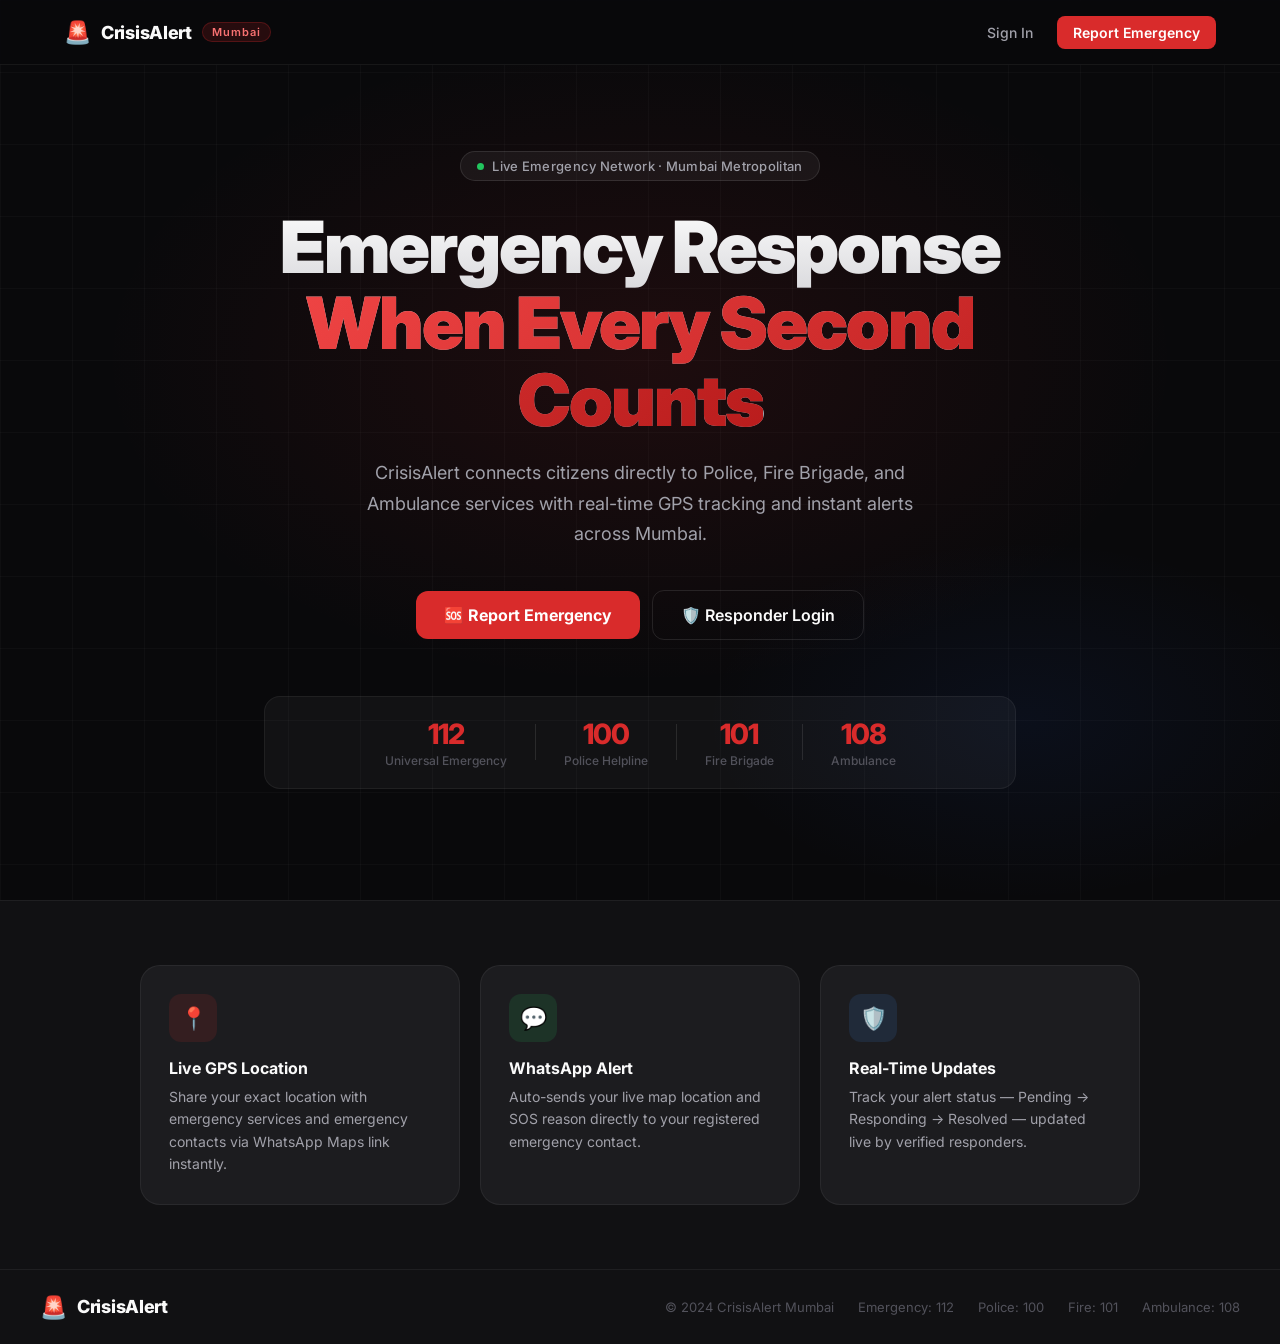
<file: index.html>
<!DOCTYPE html>
<html lang="en">
<head>
<meta charset="UTF-8">
<meta name="viewport" content="width=device-width, initial-scale=1.0">
<title>CrisisAlert — Emergency Response System</title>
<link rel="preconnect" href="https://fonts.googleapis.com">
<link href="https://fonts.googleapis.com/css2?family=Inter:wght@300;400;500;600;700;800;900&family=JetBrains+Mono:wght@400;700&display=swap" rel="stylesheet">
<link rel="stylesheet" href="style.css">
</head>
<body>

<!-- ══════════════════════════════════════════════
     LANDING PAGE
══════════════════════════════════════════════ -->
<div id="pg-landing" class="pg active">
  <nav class="land-nav">
    <div class="land-nav-inner">
      <div class="logo"><span class="logo-icon">🚨</span><span class="logo-text">CrisisAlert</span><span class="logo-tag">Mumbai</span></div>
      <div class="nav-links">
        <a href="#" onclick="nav('pg-userLogin')">Sign In</a>
        <a href="#" class="nav-cta" onclick="nav('pg-userLogin')">Report Emergency</a>
      </div>
    </div>
  </nav>

  <section class="hero">
    <div class="hero-bg">
      <div class="hero-grid"></div>
      <div class="hero-radial"></div>
    </div>
    <div class="hero-inner">
      <div class="hero-badge"><span class="hb-dot"></span>Live Emergency Network · Mumbai Metropolitan</div>
      <h1 class="hero-title">Emergency Response<br><em>When Every Second Counts</em></h1>
      <p class="hero-sub">CrisisAlert connects citizens directly to Police, Fire Brigade, and Ambulance services with real-time GPS tracking and instant alerts across Mumbai.</p>
      <div class="hero-actions">
        <button class="ha-sos" onclick="nav('pg-userLogin')">🆘 Report Emergency</button>
        <button class="ha-resp" onclick="nav('pg-adminLogin')">🛡️ Responder Login</button>
      </div>
      <div class="hero-stats">
        <div class="hs-item"><div class="hs-val">112</div><div class="hs-lbl">Universal Emergency</div></div>
        <div class="hs-sep"></div>
        <div class="hs-item"><div class="hs-val">100</div><div class="hs-lbl">Police Helpline</div></div>
        <div class="hs-sep"></div>
        <div class="hs-item"><div class="hs-val">101</div><div class="hs-lbl">Fire Brigade</div></div>
        <div class="hs-sep"></div>
        <div class="hs-item"><div class="hs-val">108</div><div class="hs-lbl">Ambulance</div></div>
      </div>
    </div>
  </section>

  <section class="land-features">
    <div class="lf-inner">
      <div class="lf-card">
        <div class="lfc-icon" style="background:rgba(217,43,43,.12);color:#F87171">📍</div>
        <div class="lfc-title">Live GPS Location</div>
        <div class="lfc-desc">Share your exact location with emergency services and emergency contacts via WhatsApp Maps link instantly.</div>
      </div>
      <div class="lf-card">
        <div class="lfc-icon" style="background:rgba(37,211,102,.12);color:#25D366">💬</div>
        <div class="lfc-title">WhatsApp Alert</div>
        <div class="lfc-desc">Auto-sends your live map location and SOS reason directly to your registered emergency contact.</div>
      </div>
      <div class="lf-card">
        <div class="lfc-icon" style="background:rgba(59,139,245,.12);color:#60A5FA">🛡️</div>
        <div class="lfc-title">Real-Time Updates</div>
        <div class="lfc-desc">Track your alert status — Pending → Responding → Resolved — updated live by verified responders.</div>
      </div>
    </div>
  </section>

  <footer class="land-footer">
    <div class="lf-inner2">
      <div class="logo"><span class="logo-icon">🚨</span><span class="logo-text">CrisisAlert</span></div>
      <div class="lf-links">
        <span>© 2024 CrisisAlert Mumbai</span>
        <span>Emergency: 112</span>
        <span>Police: 100</span>
        <span>Fire: 101</span>
        <span>Ambulance: 108</span>
      </div>
    </div>
  </footer>
</div>

<!-- ══════════════════════════════════════════════
     USER LOGIN
══════════════════════════════════════════════ -->
<div id="pg-userLogin" class="pg">
  <div class="auth-layout">
    <div class="auth-left user-auth-left">
      <div class="auth-left-inner">
        <div class="al-logo"><span>🚨</span> CrisisAlert</div>
        <h2 class="al-title">Report emergencies, track response, stay safe.</h2>
        <div class="al-facts">
          <div class="alf-item"><span>📍</span> Live GPS shared with services</div>
          <div class="alf-item"><span>💬</span> Auto-alerts your emergency contact</div>
          <div class="alf-item"><span>⚡</span> Real-time status from responders</div>
          <div class="alf-item"><span>🔒</span> Secure &amp; private account</div>
        </div>
        <div class="al-emg">
          <div class="ale-title">Immediate Help?</div>
          <div class="ale-nums">
            <a href="tel:112" class="ale-num">📞 112</a>
            <a href="tel:100" class="ale-num">🚔 100</a>
            <a href="tel:101" class="ale-num">🚒 101</a>
            <a href="tel:108" class="ale-num">🚑 108</a>
          </div>
        </div>
      </div>
    </div>
    <div class="auth-right">
      <div class="auth-form-wrap">
        <button class="back-btn" onclick="nav('pg-landing')">← Back</button>
        <div class="af-brand"><span class="afb-icon">🚨</span><div><div class="afb-name">Citizen Portal</div><div class="afb-sub">Sign in to your account</div></div></div>
        <div class="af-card">
          <div class="frow"><label>Email Address</label><input type="email" id="ulEmail" placeholder="you@example.com" onkeydown="if(event.key==='Enter')userLogin()"></div>
          <div class="frow"><label>Password</label><input type="password" id="ulPass" placeholder="••••••••" onkeydown="if(event.key==='Enter')userLogin()"></div>
          <button class="btn-submit btn-red" onclick="userLogin()">Sign In to CrisisAlert</button>
          <div class="af-or"><span>or</span></div>
          <button class="btn-ghost" onclick="nav('pg-userSignup')">Create New Account</button>
        </div>
      </div>
    </div>
  </div>
</div>

<!-- ══════════════════════════════════════════════
     USER SIGNUP
══════════════════════════════════════════════ -->
<div id="pg-userSignup" class="pg">
  <div class="auth-layout">
    <div class="auth-left user-auth-left">
      <div class="auth-left-inner">
        <div class="al-logo"><span>🚨</span> CrisisAlert</div>
        <h2 class="al-title">Join Mumbai's emergency response network.</h2>
        <div class="al-facts">
          <div class="alf-item"><span>📱</span> Your emergency contact gets WhatsApp alerts with your live map</div>
          <div class="alf-item"><span>📍</span> GPS location shared instantly on SOS</div>
          <div class="alf-item"><span>🔔</span> Real-time status notifications</div>
        </div>
      </div>
    </div>
    <div class="auth-right">
      <div class="auth-form-wrap">
        <button class="back-btn" onclick="nav('pg-userLogin')">← Back to Login</button>
        <div class="af-brand"><span class="afb-icon">👤</span><div><div class="afb-name">Create Citizen Account</div><div class="afb-sub">Join the emergency network</div></div></div>
        <div class="af-card">
          <div class="frow-2">
            <div class="frow"><label>Full Name</label><input type="text" id="usName" placeholder="Pranali Sawant"></div>
            <div class="frow"><label>Mobile Number</label><input type="tel" id="usMobile" placeholder="+91 98765 43210"></div>
          </div>
          <div class="frow"><label>Email Address</label><input type="email" id="usEmail" placeholder="pranali@example.com"></div>
          <div class="frow"><label>Password</label><input type="password" id="usPass" placeholder="Min. 8 characters"></div>
          <div class="frow-highlight">
            <div class="fh-label">⚡ Emergency Contact (gets WhatsApp alerts with your live location)</div>
            <div class="frow-2">
              <div class="frow"><label>Contact Name</label><input type="text" id="usECName" placeholder="Mom / Dad / Friend"></div>
              <div class="frow"><label>Contact WhatsApp Number</label><input type="tel" id="usECNum" placeholder="919876543210" oninput="fmtWA(this)"></div>
            </div>
            <div class="frow-hint">Enter number with country code, no + or spaces. E.g. 919876543210 for India</div>
          </div>
          <button class="btn-submit btn-red" onclick="userSignup()">Create Account &amp; Join Network</button>
          <div class="af-or"><span>or</span></div>
          <button class="btn-ghost" onclick="nav('pg-userLogin')">Already have an account? Sign In</button>
        </div>
      </div>
    </div>
  </div>
</div>

<!-- ══════════════════════════════════════════════
     ADMIN LOGIN
══════════════════════════════════════════════ -->
<div id="pg-adminLogin" class="pg">
  <div class="auth-layout admin-auth-layout">
    <div class="auth-left admin-auth-left">
      <div class="auth-left-inner">
        <div class="al-logo admin-logo-txt"><span>🛡️</span> Responder Portal</div>
        <h2 class="al-title">Emergency Command Dashboard</h2>
        <div class="al-facts">
          <div class="alf-item"><span>🔴</span> Live incoming alerts from citizens</div>
          <div class="alf-item"><span>📍</span> GPS locations of all incidents</div>
          <div class="alf-item"><span>⚡</span> Update status — citizens see it live</div>
          <div class="alf-item"><span>🔒</span> Restricted to authorized personnel</div>
        </div>
        <div class="al-emg">
          <div class="ale-title">Authorized Departments</div>
          <div class="ale-depts">🚔 Police &nbsp;·&nbsp; 🚒 Fire Brigade &nbsp;·&nbsp; 🚑 Ambulance &nbsp;·&nbsp; ⛑️ Disaster Mgmt</div>
        </div>
      </div>
    </div>
    <div class="auth-right">
      <div class="auth-form-wrap">
        <button class="back-btn" onclick="nav('pg-landing')">← Back</button>
        <div class="af-brand"><span class="afb-icon admin-icon">🛡️</span><div><div class="afb-name" style="color:#93C5FD">Responder Login</div><div class="afb-sub">Authorized personnel only</div></div></div>
        <div class="sec-notice"><span>🔒</span> All login attempts are logged and monitored. Unauthorized access is a criminal offence.</div>
        <div class="af-card admin-card">
          <div class="frow"><label>Service Email or Badge ID</label><input type="text" id="alEmail" placeholder="officer@mumbaipolice.gov.in" onkeydown="if(event.key==='Enter')adminLogin()"></div>
          <div class="frow"><label>Password</label><input type="password" id="alPass" placeholder="••••••••" onkeydown="if(event.key==='Enter')adminLogin()"></div>
          <div class="lock-msg" id="alLock"></div>
          <div class="att-wrap" id="alAttWrap">
            <div class="att-lbl" id="alAttLbl"></div>
            <div class="att-bg"><div class="att-fill" id="alAttFill"></div></div>
          </div>
          <button class="btn-submit btn-blue" id="alBtn" onclick="adminLogin()">Access Command Dashboard</button>
        </div>
        <div class="af-switch">New responder? <a onclick="nav('pg-adminSignup')">Register service account →</a></div>
        <div class="demo-notice">Demo codes for registration: <strong>POLICE-2024 · FIRE-2024 · AMBU-2024 · DISAS-2024</strong></div>
      </div>
    </div>
  </div>
</div>

<!-- ══════════════════════════════════════════════
     ADMIN SIGNUP
══════════════════════════════════════════════ -->
<div id="pg-adminSignup" class="pg">
  <div class="auth-layout admin-auth-layout">
    <div class="auth-left admin-auth-left">
      <div class="auth-left-inner">
        <div class="al-logo admin-logo-txt"><span>🛡️</span> Responder Portal</div>
        <h2 class="al-title">Register as an authorized emergency responder.</h2>
        <div class="al-facts">
          <div class="alf-item"><span>🔑</span> Invite code required from your department</div>
          <div class="alf-item"><span>🪪</span> Badge ID validated (ABC-YYYY-NNNN)</div>
          <div class="alf-item"><span>🔐</span> Strong password enforced</div>
        </div>
      </div>
    </div>
    <div class="auth-right">
      <div class="auth-form-wrap">
        <button class="back-btn" onclick="nav('pg-adminLogin')">← Back to Login</button>
        <div class="af-brand"><span class="afb-icon admin-icon">🛡️</span><div><div class="afb-name" style="color:#93C5FD">Register Service Account</div><div class="afb-sub">Authorized emergency personnel</div></div></div>
        <div class="af-card admin-card">
          <div class="frow-2">
            <div class="frow"><label>Officer / Personnel Name</label><input type="text" id="asName" placeholder="Insp. Priya Sharma"></div>
            <div class="frow"><label>Badge ID <small style="color:var(--t3);text-transform:none">(ABC-YYYY-NNNN)</small></label><input type="text" id="asBadge" placeholder="MPD-2024-0192" oninput="chkBadge(this)" style="font-family:'JetBrains Mono',monospace;letter-spacing:1px"></div>
          </div>
          <div class="frow"><label>Official Service Email</label><input type="email" id="asEmail" placeholder="priya@mumbaipolice.gov.in" oninput="chkAdminEmail(this)"></div>
          <div id="emailWarn" style="font-size:12px;color:#FCD34D;margin-top:-10px;margin-bottom:10px;display:none">⚠ Recommended: use official .gov.in or service domain</div>
          <div class="frow">
            <label>Department</label>
            <div class="dept-grid" id="deptGrid">
              <div class="dept-opt sel" onclick="selDept(this,'Police')">🚔 Police</div>
              <div class="dept-opt" onclick="selDept(this,'Fire Brigade')">🚒 Fire Brigade</div>
              <div class="dept-opt" onclick="selDept(this,'Ambulance')">🚑 Ambulance</div>
              <div class="dept-opt" onclick="selDept(this,'Disaster Mgmt')">⛑️ Disaster Mgmt</div>
            </div>
          </div>
          <div class="frow">
            <label>Department Invite Code</label>
            <input type="text" id="asCode" placeholder="e.g. POLICE-2024" style="letter-spacing:2px;text-transform:uppercase;font-family:'JetBrains Mono',monospace" oninput="this.value=this.value.toUpperCase()">
          </div>
          <div class="frow-2">
            <div class="frow">
              <label>Password <small style="color:var(--t3);text-transform:none">(8+ chars, 1 number, 1 special)</small></label>
              <input type="password" id="asPass" placeholder="••••••••" oninput="chkPass(this.value)">
              <div id="psWrap" style="display:none;margin-top:6px">
                <div class="ps-row"><div class="ps-seg" id="ps1"></div><div class="ps-seg" id="ps2"></div><div class="ps-seg" id="ps3"></div><div class="ps-seg" id="ps4"></div></div>
                <div class="ps-lbl" id="psLbl"></div>
              </div>
            </div>
            <div class="frow"><label>Confirm Password</label><input type="password" id="asPassC" placeholder="••••••••"></div>
          </div>
          <button class="btn-submit btn-blue" onclick="adminSignup()">Register Service Account</button>
        </div>
        <div class="demo-notice">Demo codes: <strong>POLICE-2024 · FIRE-2024 · AMBU-2024 · DISAS-2024</strong></div>
      </div>
    </div>
  </div>
</div>

<!-- ══════════════════════════════════════════════
     USER DASHBOARD
══════════════════════════════════════════════ -->
<div id="pg-userDash" class="pg">
  <div class="dash-layout">

    <!-- Top navbar -->
    <header class="dash-nav">
      <div class="dn-left">
        <div class="logo"><span class="logo-icon">🚨</span><span class="logo-text">CrisisAlert</span></div>
        <div class="dn-live"><div class="live-dot"></div>Live Network</div>
      </div>
      <div class="dn-right">
        <div class="dn-user">
          <div class="dn-avatar" id="uAvatar">U</div>
          <div class="dn-uinfo">
            <div class="dn-uname" id="uName">User</div>
            <div class="dn-urole">Citizen Account</div>
          </div>
        </div>
        <button class="dn-logout" onclick="logout('user')">Logout</button>
      </div>
    </header>

    <div class="dash-body">

      <!-- LEFT: SOS + Actions -->
      <div class="dash-left">

        <!-- SOS Card -->
        <div class="sos-card">
          <div class="sos-card-top">
            <div class="sct-title">Emergency Broadcast</div>
            <div class="sct-sub">Sends your live map location + reason to responders &amp; your emergency contact via WhatsApp</div>
          </div>
          <div class="sos-center">
            <div class="sos-ripple-wrap">
              <div class="rip rip1"></div>
              <div class="rip rip2"></div>
              <div class="rip rip3"></div>
              <button class="sos-circle" onclick="sendSOS()">
                <span class="sc-label">SOS</span>
                <span class="sc-sub">Press to broadcast</span>
              </button>
            </div>
          </div>
          <div class="sos-card-foot">📍 GPS + 💬 WhatsApp + ✉️ SMS dispatched automatically on SOS</div>
        </div>

        <!-- Alert Type -->
        <div class="section-block">
          <div class="sb-header">
            <div class="sb-title">Report by Type</div>
            <div class="sb-sub">Sends location &amp; alert to emergency services</div>
          </div>
          <div class="type-grid">
            <button class="type-btn tb-acc" onclick="sendType('Road Accident','🚗')">
              <span class="tb-icon">🚗</span><span class="tb-name">Road Accident</span>
              <span class="tb-num">Call 100</span>
            </button>
            <button class="type-btn tb-fire" onclick="sendType('Fire','🔥')">
              <span class="tb-icon">🔥</span><span class="tb-name">Fire</span>
              <span class="tb-num">Call 101</span>
            </button>
            <button class="type-btn tb-haz" onclick="sendType('Road Hazard','🚧')">
              <span class="tb-icon">🚧</span><span class="tb-name">Road Hazard</span>
              <span class="tb-num">Call 100</span>
            </button>
          </div>
        </div>

        <!-- Emergency Numbers -->
        <div class="section-block">
          <div class="sb-header"><div class="sb-title">Direct Emergency Lines</div><div class="sb-sub">Tap to call immediately</div></div>
          <div class="emg-grid">
            <a class="emg-card emg-pol" href="tel:100" onclick="logCall(100,'Police')">
              <div class="ec-icon">🚔</div>
              <div class="ec-num">100</div>
              <div class="ec-lbl">Police</div>
              <div class="ec-tag">CALL NOW</div>
            </a>
            <a class="emg-card emg-fir" href="tel:101" onclick="logCall(101,'Fire Brigade')">
              <div class="ec-icon">🚒</div>
              <div class="ec-num">101</div>
              <div class="ec-lbl">Fire</div>
              <div class="ec-tag">CALL NOW</div>
            </a>
            <a class="emg-card emg-amb" href="tel:108" onclick="logCall(108,'Ambulance')">
              <div class="ec-icon">🚑</div>
              <div class="ec-num">108</div>
              <div class="ec-lbl">Ambulance</div>
              <div class="ec-tag">CALL NOW</div>
            </a>
            <a class="emg-card emg-uni" href="tel:112" onclick="logCall(112,'Universal')">
              <div class="ec-icon">📞</div>
              <div class="ec-num">112</div>
              <div class="ec-lbl">Universal</div>
              <div class="ec-tag">ALL SERVICES</div>
            </a>
          </div>
        </div>

        <!-- Quick Actions -->
        <div class="section-block">
          <div class="sb-header"><div class="sb-title">Quick Alert Actions</div><div class="sb-sub">Sends your live Google Maps location</div></div>
          <div class="qa-grid">
            <button class="qa-card qa-wa" onclick="sendWhatsApp()">
              <div class="qa-icon">💬</div>
              <div class="qa-info">
                <div class="qa-name">WhatsApp Location</div>
                <div class="qa-desc">Sends live map to your emergency contact</div>
              </div>
              <div class="qa-arrow">→</div>
            </button>
            <button class="qa-card qa-sms" onclick="sendSMS()">
              <div class="qa-icon">✉️</div>
              <div class="qa-info">
                <div class="qa-name">SMS Emergency</div>
                <div class="qa-desc">Pre-filled message + location to Police (100)</div>
              </div>
              <div class="qa-arrow">→</div>
            </button>
          </div>
        </div>

      </div>

      <!-- RIGHT: Stats + Feed -->
      <div class="dash-right">

        <!-- Stats -->
        <div class="stats-row">
          <div class="stat-card sc-red"><div class="stat-val" id="stAc">0</div><div class="stat-lbl">Active</div></div>
          <div class="stat-card sc-amber"><div class="stat-val" id="stPe">0</div><div class="stat-lbl">Pending</div></div>
          <div class="stat-card sc-blue"><div class="stat-val" id="stPr">0</div><div class="stat-lbl">In Progress</div></div>
          <div class="stat-card sc-green"><div class="stat-val" id="stRe">0</div><div class="stat-lbl">Resolved</div></div>
        </div>

        <!-- Feed -->
        <div class="feed-card">
          <div class="feed-head">
            <div>
              <div class="fh-title">My Reports &amp; Live Status</div>
              <div class="fh-sub">Updates from emergency responders appear here in real-time</div>
            </div>
            <div class="live-badge"><div class="live-dot"></div>LIVE</div>
          </div>
          <div id="uFeed">
            <div class="empty-state">
              <div class="es-icon">📭</div>
              <div class="es-title">No reports yet</div>
              <div class="es-sub">Send an SOS or report by type above to get started.</div>
            </div>
          </div>
        </div>

        <!-- EC Info -->
        <div class="ec-info-card" id="ecInfoCard" style="display:none">
          <div class="ecic-title">💬 Emergency Contact</div>
          <div class="ecic-body">WhatsApp alerts will be sent to <strong id="ecContactDisplay"></strong> automatically when you trigger SOS.</div>
        </div>

      </div>
    </div>
  </div>
</div>

<!-- ══════════════════════════════════════════════
     ADMIN DASHBOARD
══════════════════════════════════════════════ -->
<div id="pg-adminDash" class="pg">
  <div class="adash-layout">

    <!-- Sidebar -->
    <aside class="adash-side">
      <div class="as-logo">
        <div class="as-icon">🛡️</div>
        <div><div class="as-name">CrisisAlert</div><div class="as-sub">Command Center</div></div>
      </div>
      <div class="as-nav-label">Operations</div>
      <nav class="as-nav">
        <a class="on" onclick="aTab('live',this)"><span>🔴</span>Live Alerts<span class="nav-badge" id="navBadge">0</span></a>
        <a onclick="aTab('resolved',this)"><span>✅</span>Resolved</a>
      </nav>
      <div class="as-nav-label">Team</div>
      <nav class="as-nav">
        <a><span>📡</span>Dispatch Units</a>
        <a><span>🗺️</span>Area Overview</a>
      </nav>
      <div class="as-nav-label">Account</div>
      <nav class="as-nav">
        <a onclick="logout('admin')"><span>🚪</span>Sign Out</a>
      </nav>
      <div class="as-user">
        <div class="as-av" id="aAv">A</div>
        <div><div class="as-uname" id="aUName">Officer</div><div class="as-udept" id="aUDept">Dept</div></div>
        <div class="online-dot"></div>
      </div>
    </aside>

    <!-- Main -->
    <div class="adash-main">
      <header class="adash-topbar">
        <div>
          <div class="at-title">Emergency Command Center</div>
          <div class="at-sub">Mumbai Metropolitan Region &nbsp;·&nbsp; <span id="aClock"></span></div>
        </div>
        <div class="at-right">
          <div class="at-badge" id="aActiveBadge">0 Active Alerts</div>
        </div>
      </header>

      <div class="adash-content">

        <!-- Stats bar -->
        <div class="a-stats-row">
          <div class="a-stat red-stat"><div class="ast-ico">🔴</div><div class="ast-val" id="aStAc">0</div><div class="ast-lbl">Active</div></div>
          <div class="a-stat amber-stat"><div class="ast-ico">⏳</div><div class="ast-val" id="aStPe">0</div><div class="ast-lbl">Pending</div></div>
          <div class="a-stat blue-stat"><div class="ast-ico">🚨</div><div class="ast-val" id="aStPr">0</div><div class="ast-lbl">In Progress</div></div>
          <div class="a-stat green-stat"><div class="ast-ico">✅</div><div class="ast-val" id="aStRe">0</div><div class="ast-lbl">Resolved</div></div>
        </div>

        <!-- Tab: Live -->
        <div id="tabLive" class="a-tab on">
          <div class="a-main-grid">

            <div class="a-alerts-panel">
              <div class="aap-head">
                <div class="aap-title">Incoming Emergency Alerts</div>
                <div class="ftabs">
                  <button class="ftab on" onclick="filterA('all',this)">All</button>
                  <button class="ftab" onclick="filterA('Active',this)">SOS</button>
                  <button class="ftab" onclick="filterA('Pending',this)">Pending</button>
                  <button class="ftab" onclick="filterA('In Progress',this)">Responding</button>
                </div>
              </div>
              <div id="aAlertList">
                <div class="no-alerts">No active alerts. System monitoring.</div>
              </div>
            </div>

            <div class="a-side-panels">
              <div class="asp-card">
                <div class="asp-title">Activity Log</div>
                <div id="actLog">
                  <div class="act-item"><div class="act-dot" style="background:#60A5FA"></div><div><div class="act-txt">System online. Monitoring Mumbai.</div><div class="act-time">Just now</div></div></div>
                </div>
              </div>
              <div class="asp-card">
                <div class="asp-title">Available Units</div>
                <div class="unit-item"><span>🚔 Patrol Unit 7</span><span class="u-avail">Available</span></div>
                <div class="unit-item"><span>🚔 Patrol Unit 12</span><span class="u-busy">Responding</span></div>
                <div class="unit-item"><span>🚒 Fire Engine A</span><span class="u-avail">Available</span></div>
                <div class="unit-item"><span>🚑 Ambulance 3</span><span class="u-avail">Available</span></div>
                <div class="unit-item"><span>🚑 Ambulance 7</span><span class="u-busy">Responding</span></div>
              </div>
            </div>
          </div>
        </div>

        <!-- Tab: Resolved -->
        <div id="tabResolved" class="a-tab">
          <div class="a-alerts-panel">
            <div class="aap-head"><div class="aap-title">Resolved Incidents</div></div>
            <div class="res-grid" id="resList">
              <div class="no-alerts">No resolved incidents yet.</div>
            </div>
          </div>
        </div>

      </div>
    </div>
  </div>
</div>

<!-- Toast -->
<div class="toast" id="toast">
  <div class="t-icon" id="tIcon">✅</div>
  <div><div class="t-title" id="tTitle">Done</div><div class="t-msg" id="tMsg"></div></div>
  <div class="t-close" onclick="document.getElementById('toast').classList.remove('show')">×</div>
</div>

<script src="script.js"></script>
</body>
</html>
</file>
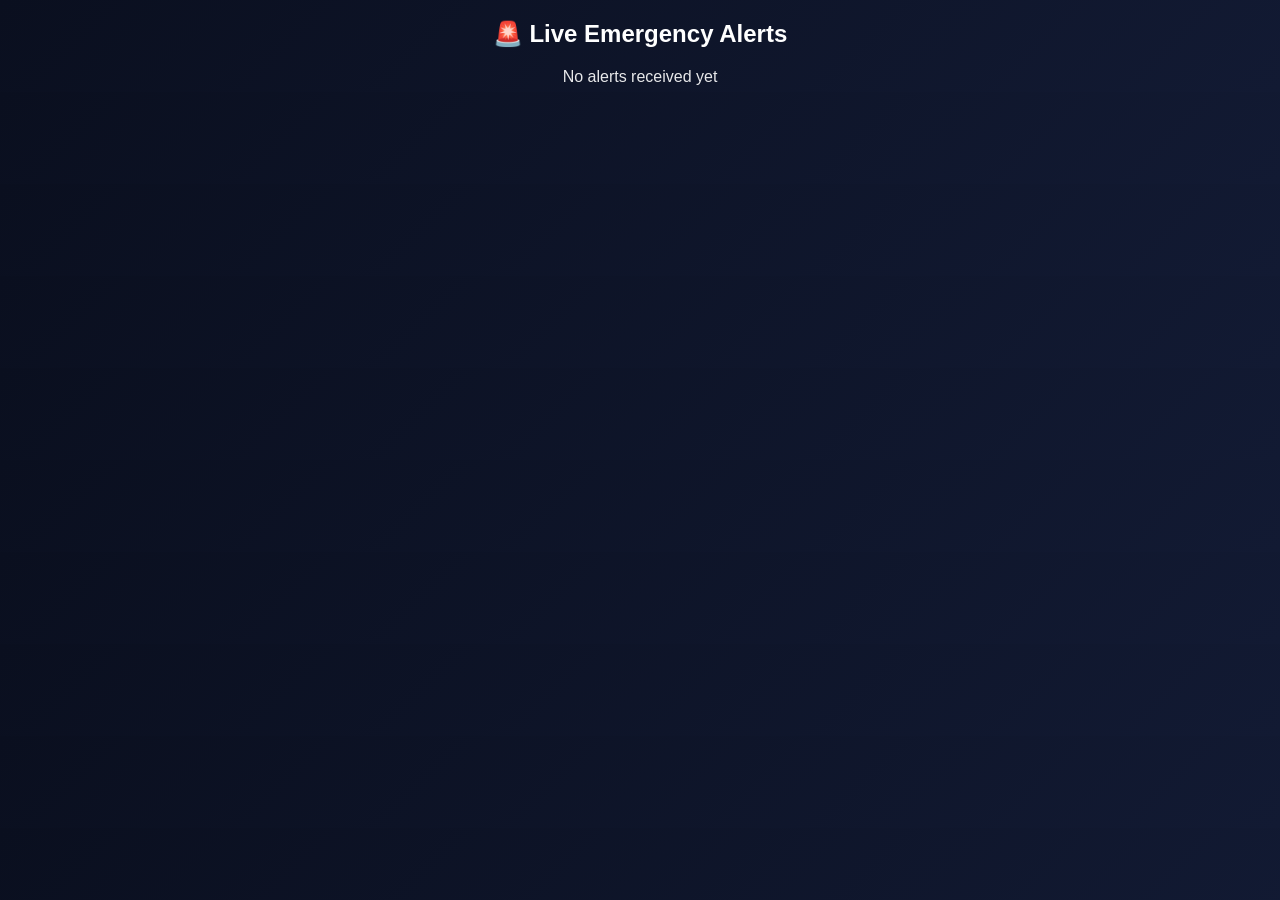
<file: admin.html>
<!DOCTYPE html>
<html>
<head>
  <title>Admin Panel</title>
  <link rel="stylesheet" href="admin.css">
</head>

<body>

<h2>🚨 Live Emergency Alerts</h2>

<div id="alerts"></div>

<script src="admin.js"></script>

</body>
</html>
</file>
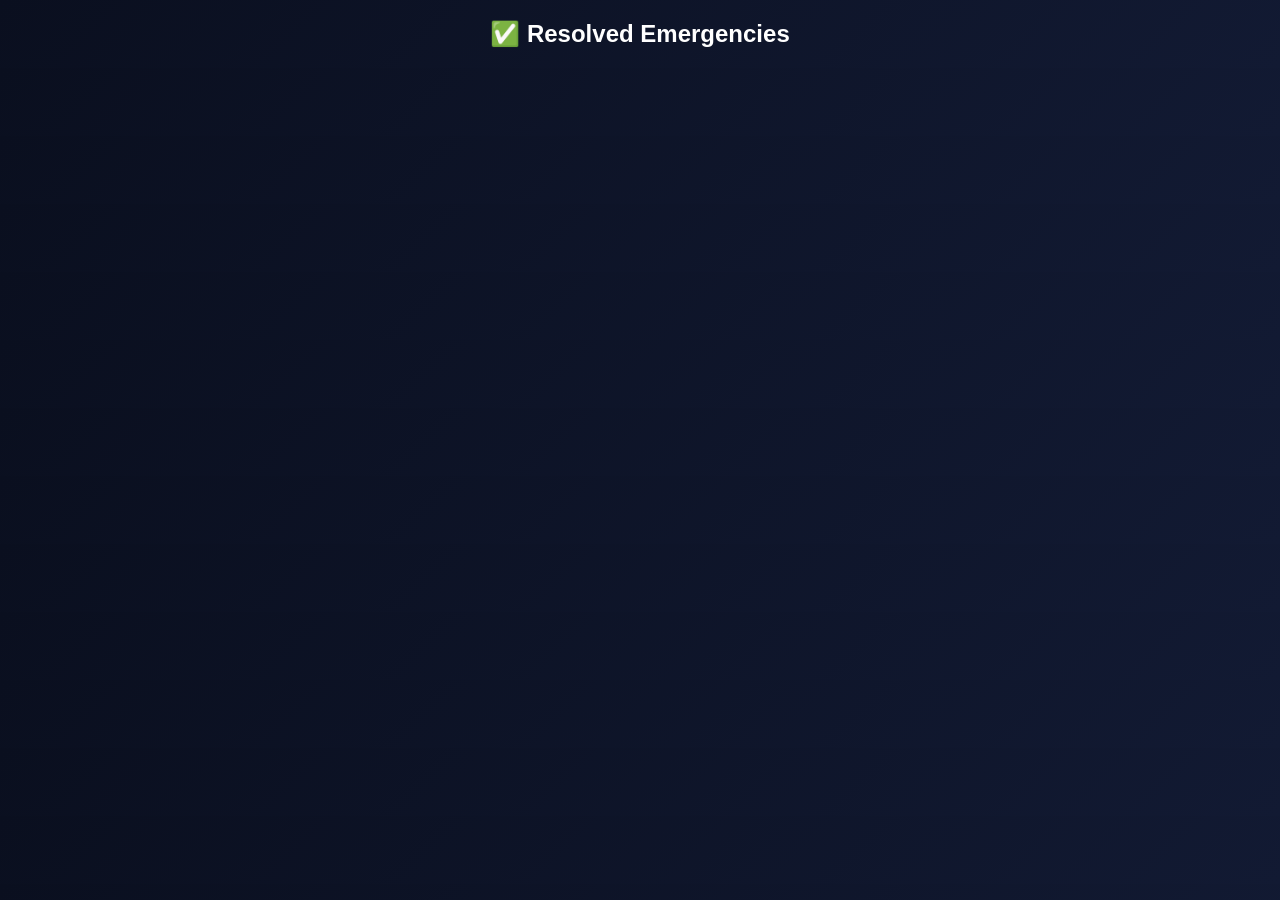
<file: resolved.html>
<!DOCTYPE html>
<html>
<head>
  <title>Resolved Alerts</title>
  <link rel="stylesheet" href="admin.css">
</head>

<body>

<h2>✅ Resolved Emergencies</h2>

<div id="resolved"></div>

<script>
function loadResolved() {
  let data = JSON.parse(localStorage.getItem("resolvedAlerts")) || [];

  let container = document.getElementById("resolved");
  container.innerHTML = "";

  data.forEach(a => {
    container.innerHTML += `
      <div class="card">
        <h3>${a.type}</h3>
        <p>📍 ${a.location}</p>
        <p>⏱ ${a.time}</p>
        <p class="resolved">Resolved</p>
      </div>
    `;
  });
}

loadResolved();
</script>

</body>
</html>
</file>
<file: style.css>
@import url('https://fonts.googleapis.com/css2?family=Inter:wght@300;400;500;600;700;800;900&family=JetBrains+Mono:wght@400;700&display=swap');

/* ── TOKENS ─────────────────────────────────── */
:root {
  --red:#D92B2B; --red-d:#B91C1C; --red-l:rgba(217,43,43,.12);
  --amber:#D97706; --amber-l:rgba(217,119,6,.12);
  --green:#059669; --green-l:rgba(5,150,105,.12);
  --blue:#2563EB; --blue-l:rgba(37,99,235,.12);
  --wa:#25D366; --wa-l:rgba(37,211,102,.1);

  --bg:#09090B; --bg2:#111113; --bg3:#18181B;
  --card:#1C1C1F; --card2:#232326;
  --border:rgba(255,255,255,.06); --border2:rgba(255,255,255,.1);
  --border3:rgba(255,255,255,.15);

  --t1:#FAFAFA; --t2:#A1A1AA; --t3:#52525B; --t4:#27272A;

  --adm-bg:#06080F; --adm-card:#0D1117; --adm-card2:#131C2E;
  --adm-acc:#3B82F6; --adm-br:rgba(59,130,246,.1);

  --font:'Inter',system-ui,sans-serif;
  --mono:'JetBrains Mono',monospace;

  --r4:4px; --r8:8px; --r12:12px; --r16:16px; --r20:20px; --r24:24px;
}

/* ── RESET ───────────────────────────────────── */
*,*::before,*::after{box-sizing:border-box;margin:0;padding:0}
html{scroll-behavior:smooth;-webkit-text-size-adjust:100%}
body{font-family:var(--font);background:var(--bg);color:var(--t1);min-height:100vh;overflow-x:hidden;-webkit-font-smoothing:antialiased}
a{text-decoration:none;color:inherit}
button{font-family:var(--font)}
input,select{font-family:var(--font)}
img{max-width:100%;display:block}

.pg{display:none;min-height:100vh}
.pg.active{display:block}

/* ══════════════════════════════════════════════
   LANDING
══════════════════════════════════════════════ */
/* NAV */
.land-nav{position:fixed;top:0;left:0;right:0;z-index:100;border-bottom:1px solid var(--border);background:rgba(9,9,11,.85);backdrop-filter:blur(20px);-webkit-backdrop-filter:blur(20px)}
.land-nav-inner{max-width:1200px;margin:0 auto;padding:0 24px;height:64px;display:flex;align-items:center;justify-content:space-between}
.logo{display:flex;align-items:center;gap:10px}
.logo-icon{font-size:22px}
.logo-text{font-size:18px;font-weight:800;letter-spacing:-.3px}
.logo-tag{font-size:11px;font-weight:600;letter-spacing:1px;background:rgba(217,43,43,.15);color:#F87171;border:1px solid rgba(217,43,43,.25);padding:2px 9px;border-radius:20px}
.nav-links{display:flex;align-items:center;gap:8px}
.nav-links a{font-size:14px;font-weight:500;color:var(--t2);padding:8px 16px;border-radius:var(--r8);transition:color .15s}
.nav-links a:hover{color:var(--t1)}
.nav-cta{background:var(--red)!important;color:#fff!important;font-weight:600!important;transition:background .15s!important}
.nav-cta:hover{background:var(--red-d)!important}

/* HERO */
.hero{min-height:100vh;display:flex;align-items:center;justify-content:center;position:relative;overflow:hidden}
.hero-bg{position:absolute;inset:0;pointer-events:none}
.hero-grid{position:absolute;inset:0;background-image:linear-gradient(rgba(255,255,255,.025) 1px,transparent 1px),linear-gradient(90deg,rgba(255,255,255,.025) 1px,transparent 1px);background-size:72px 72px}
.hero-radial{position:absolute;inset:0;background:radial-gradient(ellipse 70% 60% at 50% 40%,rgba(217,43,43,.1) 0%,transparent 60%),radial-gradient(ellipse 50% 40% at 80% 80%,rgba(37,99,235,.07) 0%,transparent 50%)}
.hero-inner{position:relative;max-width:800px;margin:0 auto;padding:120px 24px 80px;text-align:center}
.hero-badge{display:inline-flex;align-items:center;gap:8px;font-size:13px;font-weight:500;color:var(--t2);background:rgba(255,255,255,.05);border:1px solid var(--border2);padding:6px 16px;border-radius:20px;margin-bottom:28px;letter-spacing:.3px}
.hb-dot{width:7px;height:7px;border-radius:50%;background:#22C55E;animation:pd 2s ease-in-out infinite;box-shadow:0 0 0 0 rgba(34,197,94,.5)}
@keyframes pd{0%,100%{box-shadow:0 0 0 0 rgba(34,197,94,.5)}50%{box-shadow:0 0 0 6px rgba(34,197,94,0)}}
.hero-title{font-size:clamp(36px,6vw,72px);font-weight:900;line-height:1.06;letter-spacing:-2px;margin-bottom:20px;background:linear-gradient(180deg,#FAFAFA 0%,#A1A1AA 100%);-webkit-background-clip:text;-webkit-text-fill-color:transparent;background-clip:text}
.hero-title em{font-style:normal;background:linear-gradient(135deg,#EF4444,#B91C1C);-webkit-background-clip:text;-webkit-text-fill-color:transparent;background-clip:text}
.hero-sub{font-size:18px;color:var(--t2);line-height:1.7;margin-bottom:40px;max-width:580px;margin-left:auto;margin-right:auto;font-weight:400}
.hero-actions{display:flex;align-items:center;justify-content:center;gap:12px;margin-bottom:56px;flex-wrap:wrap}
.ha-sos{padding:14px 28px;background:var(--red);color:#fff;border:none;border-radius:var(--r12);font-size:16px;font-weight:700;cursor:pointer;transition:all .2s;box-shadow:0 0 0 0 rgba(217,43,43,.4)}
.ha-sos:hover{background:var(--red-d);box-shadow:0 0 0 8px rgba(217,43,43,.15);transform:translateY(-1px)}
.ha-resp{padding:14px 28px;background:transparent;color:var(--t1);border:1px solid var(--border2);border-radius:var(--r12);font-size:16px;font-weight:600;cursor:pointer;transition:all .2s}
.ha-resp:hover{background:var(--card);border-color:var(--border3);transform:translateY(-1px)}
.hero-stats{display:flex;align-items:center;justify-content:center;gap:0;background:rgba(255,255,255,.04);border:1px solid var(--border);border-radius:var(--r16);padding:20px 32px;flex-wrap:wrap;gap:0}
.hs-item{text-align:center;padding:0 28px}
.hs-val{font-size:28px;font-weight:800;color:var(--red);letter-spacing:-1px}
.hs-lbl{font-size:12px;color:var(--t3);margin-top:2px;font-weight:500}
.hs-sep{width:1px;height:36px;background:var(--border2)}

/* FEATURES */
.land-features{background:var(--bg2);border-top:1px solid var(--border);padding:64px 24px}
.lf-inner{max-width:1000px;margin:0 auto;display:grid;grid-template-columns:repeat(3,1fr);gap:20px}
@media(max-width:768px){.lf-inner{grid-template-columns:1fr}}
.lf-card{background:var(--card);border:1px solid var(--border);border-radius:var(--r20);padding:28px}
.lfc-icon{width:48px;height:48px;border-radius:var(--r12);display:flex;align-items:center;justify-content:center;font-size:22px;margin-bottom:16px}
.lfc-title{font-size:16px;font-weight:700;margin-bottom:8px}
.lfc-desc{font-size:14px;color:var(--t2);line-height:1.6}

/* FOOTER */
.land-footer{background:var(--bg2);border-top:1px solid var(--border);padding:24px}
.lf-inner2{max-width:1200px;margin:0 auto;display:flex;align-items:center;justify-content:space-between;flex-wrap:wrap;gap:12px}
.lf-links{display:flex;gap:24px;font-size:13px;color:var(--t3);flex-wrap:wrap}

/* ══════════════════════════════════════════════
   AUTH (shared)
══════════════════════════════════════════════ */
.auth-layout{display:grid;grid-template-columns:1fr 1fr;min-height:100vh}
@media(max-width:900px){.auth-layout{grid-template-columns:1fr}}
.auth-left{padding:48px 40px;display:flex;align-items:center;justify-content:center}
.user-auth-left{background:linear-gradient(135deg,#1A0A0A 0%,#0D0D0D 40%,#0A0A0F 100%);border-right:1px solid var(--border)}
.admin-auth-left{background:linear-gradient(135deg,#020C1A 0%,#050D1A 40%,#06080F 100%);border-right:1px solid var(--adm-br)}
.auth-left-inner{max-width:380px;width:100%}
.al-logo{display:flex;align-items:center;gap:10px;font-size:20px;font-weight:800;margin-bottom:28px}
.admin-logo-txt{color:#93C5FD}
.al-title{font-size:28px;font-weight:800;line-height:1.2;letter-spacing:-.5px;margin-bottom:28px;color:#FAFAFA}
.al-facts{display:flex;flex-direction:column;gap:12px;margin-bottom:32px}
.alf-item{display:flex;align-items:flex-start;gap:12px;font-size:14px;color:var(--t2);line-height:1.5}
.alf-item span{flex-shrink:0;margin-top:1px}
.al-emg{background:rgba(255,255,255,.04);border:1px solid var(--border);border-radius:var(--r12);padding:16px}
.ale-title{font-size:12px;font-weight:600;color:var(--t3);text-transform:uppercase;letter-spacing:1px;margin-bottom:10px}
.ale-nums{display:flex;gap:8px;flex-wrap:wrap}
.ale-num{padding:6px 14px;background:rgba(217,43,43,.12);border:1px solid rgba(217,43,43,.25);border-radius:var(--r8);font-size:13px;font-weight:700;color:#F87171;transition:background .15s}
.ale-num:hover{background:rgba(217,43,43,.22)}
.ale-depts{font-size:14px;color:var(--t2)}

.auth-right{background:var(--bg);display:flex;align-items:flex-start;justify-content:center;padding:40px 40px;overflow-y:auto}
@media(max-width:900px){
  .auth-layout{display:flex;flex-direction:column}
  .auth-left{display:flex;order:-1;padding:20px 20px 16px;border-right:none;border-bottom:1px solid var(--border)}
  .auth-left-inner{max-width:100%}
  .al-logo{margin-bottom:10px}
  .al-title{font-size:18px;margin-bottom:12px}
  .al-features{margin-bottom:10px}
  .alf-item{font-size:13px}
  .al-imm{display:none}
  .auth-right{padding:24px 20px;order:0}
}
.auth-form-wrap{width:100%;max-width:460px;padding-top:24px}
.back-btn{background:none;border:none;color:var(--t3);font-size:13px;font-weight:500;cursor:pointer;display:flex;align-items:center;gap:4px;margin-bottom:28px;padding:0;font-family:var(--font);transition:color .15s}
.back-btn:hover{color:var(--t2)}
.af-brand{display:flex;align-items:center;gap:14px;margin-bottom:28px}
.afb-icon{font-size:28px;width:52px;height:52px;border-radius:var(--r12);background:rgba(217,43,43,.12);border:1px solid rgba(217,43,43,.2);display:flex;align-items:center;justify-content:center}
.admin-icon{background:rgba(59,130,246,.12)!important;border-color:rgba(59,130,246,.2)!important}
.afb-name{font-size:20px;font-weight:800;letter-spacing:-.3px}
.afb-sub{font-size:13px;color:var(--t2);margin-top:2px}

.sec-notice{display:flex;align-items:flex-start;gap:10px;background:rgba(234,179,8,.07);border:1px solid rgba(234,179,8,.18);border-radius:var(--r8);padding:11px 14px;font-size:12px;color:#FDE68A;line-height:1.5;margin-bottom:20px}
.af-card{background:var(--card);border:1px solid var(--border2);border-radius:var(--r20);padding:28px}
.admin-card{background:var(--adm-card)!important;border-color:var(--adm-br)!important}
.frow{margin-bottom:16px}
.frow label{display:block;font-size:11px;font-weight:600;color:var(--t2);margin-bottom:6px;letter-spacing:.5px;text-transform:uppercase}
.frow input{width:100%;padding:11px 14px;background:rgba(255,255,255,.04);border:1px solid var(--border2);border-radius:var(--r8);font-size:14px;color:var(--t1);outline:none;transition:border .2s,background .2s;font-family:var(--font)}
.frow input::placeholder{color:var(--t3)}
.frow input:focus{border-color:var(--red);background:rgba(217,43,43,.04)}
#pg-adminSignup .frow input:focus,#pg-adminLogin .frow input:focus{border-color:var(--adm-acc);background:rgba(59,130,246,.04)}
.frow-2{display:grid;grid-template-columns:1fr 1fr;gap:12px}
.frow-highlight{background:rgba(37,211,102,.06);border:1px solid rgba(37,211,102,.15);border-radius:var(--r12);padding:14px;margin-bottom:16px}
.fh-label{font-size:12px;font-weight:600;color:#6EE7B7;margin-bottom:12px;display:flex;align-items:center;gap:6px}
.frow-hint{font-size:11px;color:var(--t3);margin-top:-10px;margin-bottom:4px;line-height:1.5}
.dept-grid{display:grid;grid-template-columns:1fr 1fr;gap:8px;margin-top:6px}
.dept-opt{padding:9px 10px;border:1px solid var(--border2);border-radius:var(--r8);cursor:pointer;text-align:center;font-size:12px;font-weight:600;color:var(--t2);transition:all .15s;background:transparent;font-family:var(--font)}
.dept-opt:hover{border-color:var(--adm-acc);color:var(--t1)}
.dept-opt.sel{border-color:var(--adm-acc);color:var(--adm-acc);background:rgba(59,130,246,.1)}
.ps-row{display:flex;gap:3px}
.ps-seg{flex:1;height:3px;border-radius:2px;background:rgba(255,255,255,.07);transition:background .25s}
.ps-lbl{font-size:11px;color:var(--t3);margin-top:4px}
.lock-msg{background:rgba(217,43,43,.1);border:1px solid rgba(217,43,43,.25);border-radius:var(--r8);padding:10px 14px;font-size:12px;color:#FCA5A5;margin-bottom:12px;display:none}
.att-wrap{margin-bottom:12px;display:none}
.att-lbl{font-size:11px;color:#FCD34D;margin-bottom:5px}
.att-bg{height:3px;background:rgba(255,255,255,.06);border-radius:2px;overflow:hidden}
.att-fill{height:100%;background:var(--amber);border-radius:2px;transition:width .3s;width:0%}
.btn-submit{width:100%;padding:13px;border:none;border-radius:var(--r12);font-size:15px;font-weight:700;cursor:pointer;transition:all .2s;margin-top:4px;letter-spacing:-.1px}
.btn-red{background:var(--red);color:#fff}
.btn-red:hover{background:var(--red-d);box-shadow:0 4px 20px rgba(217,43,43,.3);transform:translateY(-1px)}
.btn-blue{background:var(--adm-acc);color:#fff}
.btn-blue:hover{background:#1D4ED8;box-shadow:0 4px 20px rgba(59,130,246,.3);transform:translateY(-1px)}
.btn-submit:disabled{opacity:.4;cursor:not-allowed;transform:none;box-shadow:none}
.af-or{text-align:center;position:relative;margin:14px 0}
.af-or::before,.af-or::after{content:'';position:absolute;top:50%;width:42%;height:1px;background:var(--border)}
.af-or::before{left:0}.af-or::after{right:0}
.af-or span{font-size:12px;color:var(--t3);background:var(--card);padding:0 10px;position:relative}
.btn-ghost{width:100%;padding:12px;background:transparent;border:1px solid var(--border2);border-radius:var(--r12);font-size:14px;font-weight:600;color:var(--t2);cursor:pointer;transition:all .2s;font-family:var(--font)}
.btn-ghost:hover{border-color:var(--border3);color:var(--t1)}
.af-switch{text-align:center;margin-top:16px;font-size:13px;color:var(--t2)}
.af-switch a{color:var(--t1);font-weight:600;cursor:pointer}
.demo-notice{background:rgba(255,255,255,.03);border:1px dashed rgba(255,255,255,.08);border-radius:var(--r8);padding:10px 14px;font-size:12px;color:var(--t3);text-align:center;margin-top:12px;line-height:1.6}
.demo-notice strong{color:var(--t2);font-family:var(--mono);letter-spacing:.5px}

/* ══════════════════════════════════════════════
   USER DASHBOARD
══════════════════════════════════════════════ */
#pg-userDash.active{display:flex;flex-direction:column}
.dash-layout{display:flex;flex-direction:column;min-height:100vh;background:var(--bg)}

/* Dashboard Nav */
.dash-nav{height:60px;display:flex;align-items:center;justify-content:space-between;padding:0 32px;background:var(--bg2);border-bottom:1px solid var(--border);position:sticky;top:0;z-index:50}
.dn-left{display:flex;align-items:center;gap:20px}
.dn-live{display:flex;align-items:center;gap:6px;font-size:12px;font-weight:600;color:#4ADE80;background:rgba(34,197,94,.1);border:1px solid rgba(34,197,94,.2);padding:4px 10px;border-radius:20px}
.live-dot{width:6px;height:6px;border-radius:50%;background:#22C55E;animation:pd 2s ease-in-out infinite}
.dn-right{display:flex;align-items:center;gap:12px}
.dn-user{display:flex;align-items:center;gap:10px}
.dn-avatar{width:32px;height:32px;border-radius:50%;background:var(--red);display:flex;align-items:center;justify-content:center;font-size:13px;font-weight:700}
.dn-uname{font-size:13px;font-weight:600}
.dn-urole{font-size:11px;color:var(--t3)}
.dn-logout{background:rgba(255,255,255,.06);border:1px solid var(--border);border-radius:var(--r8);padding:6px 14px;font-size:13px;font-weight:600;color:var(--t2);cursor:pointer;font-family:var(--font);transition:all .15s}
.dn-logout:hover{background:rgba(255,255,255,.1);color:var(--t1)}

/* Dashboard body: 2 columns */
.dash-body{flex:1;display:grid;grid-template-columns:1fr 420px;gap:0;max-width:1400px;width:100%;margin:0 auto;padding:28px 32px;gap:24px}
@media(max-width:1100px){.dash-body{grid-template-columns:1fr;padding:20px 16px}}

/* SOS Card */
.sos-card{background:var(--card);border:1px solid var(--border);border-radius:var(--r24);overflow:hidden;margin-bottom:20px}
.sos-card-top{padding:24px 28px 0;text-align:center}
.sct-title{font-size:18px;font-weight:800;margin-bottom:6px;letter-spacing:-.3px}
.sct-sub{font-size:13px;color:var(--t2);line-height:1.6;max-width:400px;margin:0 auto}
.sos-center{padding:36px 0 28px;display:flex;align-items:center;justify-content:center;background:radial-gradient(ellipse 60% 70% at 50% 80%,rgba(217,43,43,.08) 0%,transparent 70%)}
.sos-ripple-wrap{position:relative;width:200px;height:200px;display:flex;align-items:center;justify-content:center}
.rip{position:absolute;border-radius:50%;border:1.5px solid rgba(217,43,43,.3);animation:ripple 3s ease-out infinite}
.rip1{inset:0;animation-delay:0s}
.rip2{inset:-24px;animation-delay:.7s}
.rip3{inset:-48px;animation-delay:1.4s}
@keyframes ripple{0%{opacity:.8;transform:scale(.8)}100%{opacity:0;transform:scale(1.3)}}
.sos-circle{width:160px;height:160px;border-radius:50%;background:linear-gradient(145deg,#EF4444,#991B1B);border:none;cursor:pointer;display:flex;flex-direction:column;align-items:center;justify-content:center;box-shadow:0 0 0 6px rgba(217,43,43,.15),0 0 0 14px rgba(217,43,43,.07),0 20px 60px rgba(217,43,43,.45);transition:all .15s;z-index:1;position:relative}
.sos-circle:hover{transform:scale(1.06);box-shadow:0 0 0 8px rgba(217,43,43,.2),0 0 0 20px rgba(217,43,43,.08),0 24px 70px rgba(217,43,43,.55)}
.sos-circle:active{transform:scale(.95)}
.sc-label{font-size:32px;font-weight:900;color:#fff;letter-spacing:4px;text-shadow:0 2px 8px rgba(0,0,0,.4)}
.sc-sub{font-size:11px;color:rgba(255,255,255,.65);margin-top:3px;letter-spacing:.5px}
.sos-card-foot{text-align:center;padding:14px 28px;font-size:12px;color:var(--t3);background:rgba(255,255,255,.02);border-top:1px solid var(--border);letter-spacing:.2px}

/* Section blocks */
.section-block{margin-bottom:20px}
.sb-header{margin-bottom:12px}
.sb-title{font-size:15px;font-weight:700;margin-bottom:2px}
.sb-sub{font-size:12px;color:var(--t3)}

/* Type grid */
.type-grid{display:grid;grid-template-columns:repeat(3,1fr);gap:10px}
.type-btn{display:flex;flex-direction:column;align-items:center;gap:6px;padding:18px 12px;border:1px solid;border-radius:var(--r16);background:var(--card);cursor:pointer;transition:all .15s;font-family:var(--font)}
.type-btn:hover{transform:translateY(-3px)}
.tb-icon{font-size:24px}
.tb-name{font-size:13px;font-weight:600;color:var(--t2)}
.tb-num{font-size:10px;font-weight:700;padding:2px 8px;border-radius:20px}
.tb-acc{border-color:rgba(249,115,22,.2)}
.tb-acc:hover{background:rgba(249,115,22,.08);border-color:rgba(249,115,22,.4)}
.tb-acc:hover .tb-name{color:#FB923C}
.tb-acc .tb-num{background:rgba(249,115,22,.12);color:#FB923C}
.tb-fire{border-color:rgba(217,43,43,.2)}
.tb-fire:hover{background:rgba(217,43,43,.08);border-color:rgba(217,43,43,.4)}
.tb-fire:hover .tb-name{color:#F87171}
.tb-fire .tb-num{background:rgba(217,43,43,.12);color:#F87171}
.tb-haz{border-color:rgba(217,119,6,.2)}
.tb-haz:hover{background:rgba(217,119,6,.08);border-color:rgba(217,119,6,.4)}
.tb-haz:hover .tb-name{color:#FCD34D}
.tb-haz .tb-num{background:rgba(217,119,6,.12);color:#FCD34D}

/* Emergency grid */
.emg-grid{display:grid;grid-template-columns:repeat(4,1fr);gap:10px}
@media(max-width:600px){.emg-grid{grid-template-columns:repeat(2,1fr)}}
.emg-card{display:flex;flex-direction:column;align-items:center;gap:5px;padding:16px 8px;border-radius:var(--r16);border:1px solid;cursor:pointer;transition:all .15s}
.emg-card:hover{transform:translateY(-3px)}
.ec-icon{font-size:22px}
.ec-num{font-size:24px;font-weight:900;letter-spacing:-1px}
.ec-lbl{font-size:11px;font-weight:600;opacity:.8}
.ec-tag{font-size:9px;font-weight:700;letter-spacing:.5px;padding:2px 8px;border-radius:20px;margin-top:2px}
.emg-pol{background:rgba(37,99,235,.07);border-color:rgba(37,99,235,.2);color:#60A5FA}
.emg-pol:hover{background:rgba(37,99,235,.14)}
.emg-pol .ec-tag{background:rgba(37,99,235,.15);color:#93C5FD}
.emg-fir{background:rgba(217,43,43,.07);border-color:rgba(217,43,43,.2);color:#F87171}
.emg-fir:hover{background:rgba(217,43,43,.14)}
.emg-fir .ec-tag{background:rgba(217,43,43,.15);color:#FCA5A5}
.emg-amb{background:rgba(5,150,105,.07);border-color:rgba(5,150,105,.2);color:#34D399}
.emg-amb:hover{background:rgba(5,150,105,.14)}
.emg-amb .ec-tag{background:rgba(5,150,105,.15);color:#6EE7B7}
.emg-uni{background:rgba(124,58,237,.07);border-color:rgba(124,58,237,.2);color:#A78BFA}
.emg-uni:hover{background:rgba(124,58,237,.14)}
.emg-uni .ec-tag{background:rgba(124,58,237,.15);color:#C4B5FD}

/* Quick actions */
.qa-grid{display:flex;flex-direction:column;gap:10px}
.qa-card{display:flex;align-items:center;gap:14px;padding:14px 18px;border-radius:var(--r16);border:1px solid;background:var(--card);cursor:pointer;transition:all .15s;font-family:var(--font);text-align:left;width:100%}
.qa-card:hover{transform:translateX(3px)}
.qa-icon{font-size:22px;flex-shrink:0}
.qa-info{flex:1}
.qa-name{font-size:14px;font-weight:700}
.qa-desc{font-size:12px;margin-top:2px}
.qa-arrow{font-size:16px;opacity:.5;flex-shrink:0}
.qa-wa{border-color:rgba(37,211,102,.25)}
.qa-wa:hover{background:rgba(37,211,102,.07);border-color:rgba(37,211,102,.4)}
.qa-wa .qa-name{color:#25D366}
.qa-wa .qa-desc{color:rgba(37,211,102,.6)}
.qa-sms{border-color:rgba(96,165,250,.25)}
.qa-sms:hover{background:rgba(96,165,250,.07);border-color:rgba(96,165,250,.4)}
.qa-sms .qa-name{color:#60A5FA}
.qa-sms .qa-desc{color:rgba(96,165,250,.6)}

/* Stats row */
.stats-row{display:grid;grid-template-columns:repeat(4,1fr);gap:10px;margin-bottom:16px}
.stat-card{background:var(--card);border:1px solid var(--border);border-radius:var(--r16);padding:16px;text-align:center}
.stat-val{font-size:32px;font-weight:900;letter-spacing:-1px;line-height:1}
.stat-lbl{font-size:11px;color:var(--t3);margin-top:4px;font-weight:500}
.sc-red .stat-val{color:#F87171}
.sc-amber .stat-val{color:#FCD34D}
.sc-blue .stat-val{color:#93C5FD}
.sc-green .stat-val{color:#6EE7B7}

/* Feed */
.feed-card{background:var(--card);border:1px solid var(--border);border-radius:var(--r20);overflow:hidden;margin-bottom:16px}
.feed-head{display:flex;align-items:flex-start;justify-content:space-between;padding:18px 20px;border-bottom:1px solid var(--border)}
.fh-title{font-size:15px;font-weight:700}
.fh-sub{font-size:12px;color:var(--t3);margin-top:2px}
.live-badge{display:flex;align-items:center;gap:5px;font-size:10px;font-weight:700;color:#4ADE80;background:rgba(34,197,94,.1);border:1px solid rgba(34,197,94,.2);padding:4px 10px;border-radius:20px;white-space:nowrap;flex-shrink:0}
.feed-item{display:flex;align-items:flex-start;gap:13px;padding:14px 20px;border-bottom:1px solid var(--border);transition:background .15s}
.feed-item:last-child{border-bottom:none}
.feed-item:hover{background:rgba(255,255,255,.02)}
.fi-icon{width:40px;height:40px;border-radius:var(--r12);flex-shrink:0;display:flex;align-items:center;justify-content:center;font-size:18px}
.fi-body{flex:1;min-width:0}
.fi-top{display:flex;align-items:center;justify-content:space-between;gap:8px;margin-bottom:3px}
.fi-type{font-size:14px;font-weight:600}
.fi-loc{font-size:12px;color:var(--t2);white-space:nowrap;overflow:hidden;text-overflow:ellipsis;margin-bottom:3px}
.fi-meta{font-size:11px;color:var(--t3);display:flex;gap:12px;flex-wrap:wrap}
.fi-update{font-size:11px;color:#4ADE80;margin-top:4px}
.badge{font-size:10px;font-weight:700;padding:3px 9px;border-radius:20px;white-space:nowrap;flex-shrink:0}
.b-ac{background:rgba(217,43,43,.15);color:#FCA5A5;border:1px solid rgba(217,43,43,.25)}
.b-pe{background:rgba(217,119,6,.15);color:#FCD34D;border:1px solid rgba(217,119,6,.25)}
.b-pr{background:rgba(37,99,235,.15);color:#93C5FD;border:1px solid rgba(37,99,235,.25)}
.b-do{background:rgba(5,150,105,.15);color:#6EE7B7;border:1px solid rgba(5,150,105,.25)}

.empty-state{padding:52px 24px;text-align:center}
.es-icon{font-size:36px;opacity:.25;margin-bottom:12px}
.es-title{font-size:15px;font-weight:600;color:var(--t2);margin-bottom:4px}
.es-sub{font-size:13px;color:var(--t3)}

/* EC Info card */
.ec-info-card{background:rgba(37,211,102,.06);border:1px solid rgba(37,211,102,.15);border-radius:var(--r16);padding:16px 20px}
.ecic-title{font-size:13px;font-weight:700;color:#25D366;margin-bottom:6px}
.ecic-body{font-size:13px;color:var(--t2);line-height:1.6}

/* ══════════════════════════════════════════════
   ADMIN DASHBOARD
══════════════════════════════════════════════ */
#pg-adminDash.active{display:flex;flex-direction:column}
.adash-layout{display:flex;min-height:100vh;background:var(--adm-bg)}

/* Sidebar */
.adash-side{width:240px;flex-shrink:0;background:var(--adm-card);border-right:1px solid var(--adm-br);display:flex;flex-direction:column;padding:24px 16px;position:sticky;top:0;height:100vh;overflow-y:auto}
.as-logo{display:flex;align-items:center;gap:10px;margin-bottom:32px;padding:0 4px}
.as-icon{font-size:20px;width:36px;height:36px;background:rgba(59,130,246,.12);border-radius:var(--r8);display:flex;align-items:center;justify-content:center}
.as-name{font-size:15px;font-weight:800;color:#F1F5F9}
.as-sub{font-size:10px;color:var(--adm-acc);letter-spacing:1px;text-transform:uppercase;margin-top:2px}
.as-nav-label{font-size:10px;font-weight:600;color:rgba(148,163,184,.4);letter-spacing:1.5px;text-transform:uppercase;padding:0 8px;margin-bottom:5px;margin-top:20px}
.as-nav{display:flex;flex-direction:column;gap:2px}
.as-nav a{display:flex;align-items:center;gap:9px;padding:9px 10px;border-radius:var(--r8);font-size:13px;font-weight:500;color:rgba(148,163,184,.6);cursor:pointer;transition:all .14s;text-decoration:none}
.as-nav a:hover{background:rgba(59,130,246,.08);color:#CBD5E1}
.as-nav a.on{background:rgba(59,130,246,.12);color:#93C5FD;font-weight:600}
.nav-badge{margin-left:auto;font-size:10px;font-weight:700;background:rgba(217,43,43,.2);color:#FCA5A5;padding:2px 7px;border-radius:20px}
.as-user{margin-top:auto;padding:16px 8px 0;border-top:1px solid var(--adm-br);display:flex;align-items:center;gap:9px}
.as-av{width:32px;height:32px;border-radius:50%;background:var(--adm-acc);display:flex;align-items:center;justify-content:center;font-size:12px;font-weight:700;flex-shrink:0}
.as-uname{font-size:13px;font-weight:600;color:#E2E8F0}
.as-udept{font-size:11px;color:rgba(148,163,184,.5)}
.online-dot{width:8px;height:8px;border-radius:50%;background:#22C55E;margin-left:auto;flex-shrink:0}

/* Admin main area */
.adash-main{flex:1;display:flex;flex-direction:column;min-height:100vh;overflow-x:hidden}
.adash-topbar{padding:18px 28px;border-bottom:1px solid var(--adm-br);background:rgba(6,8,15,.8);backdrop-filter:blur(12px);display:flex;align-items:center;justify-content:space-between;position:sticky;top:0;z-index:30}
.at-title{font-size:19px;font-weight:800;color:#F1F5F9}
.at-sub{font-size:12px;color:rgba(148,163,184,.5);margin-top:2px}
.at-badge{background:rgba(217,43,43,.15);color:#FCA5A5;border:1px solid rgba(217,43,43,.25);font-size:13px;font-weight:700;padding:6px 16px;border-radius:20px}

.adash-content{padding:24px 28px;flex:1}

/* Admin Stats */
.a-stats-row{display:grid;grid-template-columns:repeat(4,1fr);gap:14px;margin-bottom:22px}
.a-stat{background:var(--adm-card);border:1px solid var(--adm-br);border-radius:var(--r16);padding:18px;display:flex;flex-direction:column}
.ast-ico{font-size:18px;margin-bottom:10px}
.ast-val{font-size:34px;font-weight:900;letter-spacing:-1px;line-height:1}
.ast-lbl{font-size:11px;margin-top:5px;font-weight:600;opacity:.7}
.red-stat .ast-val,.red-stat .ast-lbl{color:#F87171}
.amber-stat .ast-val,.amber-stat .ast-lbl{color:#FCD34D}
.blue-stat .ast-val,.blue-stat .ast-lbl{color:#93C5FD}
.green-stat .ast-val,.green-stat .ast-lbl{color:#6EE7B7}

/* Tab system */
.a-tab{display:none}
.a-tab.on{display:block}
.a-main-grid{display:grid;grid-template-columns:1fr 300px;gap:20px}
@media(max-width:1100px){.a-main-grid{grid-template-columns:1fr}}

/* Alert panel */
.a-alerts-panel{background:var(--adm-card);border:1px solid var(--adm-br);border-radius:var(--r20);overflow:hidden}
.aap-head{display:flex;align-items:center;justify-content:space-between;padding:18px 22px;border-bottom:1px solid var(--adm-br)}
.aap-title{font-size:16px;font-weight:700;color:#E2E8F0}
.ftabs{display:flex;gap:4px}
.ftab{padding:5px 13px;border-radius:20px;font-size:11px;font-weight:600;cursor:pointer;border:1px solid transparent;color:rgba(148,163,184,.55);font-family:var(--font);transition:all .14s;background:none}
.ftab.on{background:rgba(59,130,246,.12);color:#93C5FD;border-color:rgba(59,130,246,.3)}

/* Admin alert cards */
.a-alert-item{display:flex;align-items:flex-start;gap:14px;padding:16px 22px;border-bottom:1px solid rgba(59,130,246,.06);transition:background .14s}
.a-alert-item:last-child{border-bottom:none}
.a-alert-item:hover{background:rgba(59,130,246,.03)}
.aai-icon{width:44px;height:44px;border-radius:var(--r12);flex-shrink:0;display:flex;align-items:center;justify-content:center;font-size:20px}
.aai-body{flex:1;min-width:0}
.aai-top{display:flex;align-items:center;gap:8px;margin-bottom:4px;flex-wrap:wrap}
.aai-type{font-size:14px;font-weight:700;color:#E2E8F0}
.aai-loc{font-size:12px;color:rgba(148,163,184,.6);margin-bottom:3px;white-space:nowrap;overflow:hidden;text-overflow:ellipsis}
.aai-meta{font-size:11px;color:rgba(100,116,139,.65)}
.aai-actions{display:flex;flex-direction:column;gap:5px;flex-shrink:0;align-items:flex-end}
.aab{padding:6px 12px;border-radius:var(--r8);font-size:11px;font-weight:700;cursor:pointer;border:none;font-family:var(--font);transition:all .14s;white-space:nowrap}
.aab-r{background:rgba(59,130,246,.15);color:#93C5FD}
.aab-r:hover{background:rgba(59,130,246,.28)}
.aab-g{background:rgba(5,150,105,.15);color:#6EE7B7}
.aab-g:hover{background:rgba(5,150,105,.28)}
.aab-a{background:rgba(217,119,6,.15);color:#FCD34D}
.aab-a:hover{background:rgba(217,119,6,.28)}
.no-alerts{padding:48px;text-align:center;font-size:14px;color:rgba(148,163,184,.35)}

/* Side panels */
.a-side-panels{display:flex;flex-direction:column;gap:16px}
.asp-card{background:var(--adm-card);border:1px solid var(--adm-br);border-radius:var(--r20);padding:18px}
.asp-title{font-size:14px;font-weight:700;color:#E2E8F0;margin-bottom:14px}
.act-item{display:flex;gap:9px;margin-bottom:10px}
.act-dot{width:6px;height:6px;border-radius:50%;flex-shrink:0;margin-top:5px}
.act-txt{font-size:12px;color:rgba(148,163,184,.8);line-height:1.5}
.act-time{font-size:10px;color:rgba(100,116,139,.6);margin-top:1px}
.unit-item{display:flex;align-items:center;justify-content:space-between;margin-bottom:9px;font-size:12px;color:#CBD5E1}
.u-avail{font-size:10px;font-weight:700;padding:2px 8px;border-radius:20px;background:rgba(5,150,105,.15);color:#6EE7B7}
.u-busy{font-size:10px;font-weight:700;padding:2px 8px;border-radius:20px;background:rgba(217,43,43,.15);color:#FCA5A5}

/* Resolved */
.res-grid{display:grid;grid-template-columns:repeat(auto-fill,minmax(240px,1fr));gap:12px;padding:20px}
.res-card{background:rgba(5,150,105,.06);border:1px solid rgba(5,150,105,.15);border-radius:var(--r16);padding:16px}
.rc-type{font-size:14px;font-weight:700;color:#E2E8F0;margin-bottom:4px}
.rc-loc{font-size:12px;color:rgba(148,163,184,.65);margin-bottom:8px}
.rc-tag{font-size:11px;color:#6EE7B7}

/* ── TOAST ──────────────────────────────────── */
.toast{position:fixed;bottom:28px;right:28px;background:var(--card2);border:1px solid var(--border2);border-radius:var(--r16);padding:14px 18px;display:flex;align-items:center;gap:12px;min-width:280px;max-width:380px;transform:translateY(100px);opacity:0;transition:all .35s cubic-bezier(.34,1.56,.64,1);z-index:9999;box-shadow:0 20px 60px rgba(0,0,0,.7)}
.toast.show{transform:translateY(0);opacity:1}
.t-icon{font-size:20px;flex-shrink:0}
.t-title{font-size:14px;font-weight:700}
.t-msg{font-size:12px;color:var(--t2);margin-top:2px}
.t-close{margin-left:auto;background:none;border:none;color:var(--t3);font-size:18px;cursor:pointer;flex-shrink:0;font-family:var(--font);padding:0 4px;line-height:1}
.t-close:hover{color:var(--t1)}

@media(max-width:768px){
  .dash-body{grid-template-columns:1fr;padding:16px}
  .stats-row{grid-template-columns:repeat(2,1fr)}
  .emg-grid{grid-template-columns:repeat(2,1fr)}
  .type-grid{grid-template-columns:repeat(3,1fr)}
  .adash-side{display:none}
  .a-stats-row{grid-template-columns:repeat(2,1fr)}
  .a-main-grid{grid-template-columns:1fr}
  .a-side-panels{display:none}
  .adash-content{padding:16px}
  .adash-topbar{padding:14px 16px}
  .toast{right:12px;left:12px;min-width:0}
}
</file>
<file: admin.css>
body {
  font-family: 'Segoe UI', sans-serif;
  background: linear-gradient(135deg, #0a0f1f, #121a33);
  color: white;
  text-align: center;
  margin: 0;
}

/* Title */
h2 {
  margin-top: 20px;
  font-weight: 600;
}

/* Card */
.card {
  background: rgba(255, 255, 255, 0.05);
  margin: 20px auto;
  padding: 20px;
  width: 70%;
  border-radius: 15px;
  backdrop-filter: blur(10px);
  box-shadow: 0 0 20px rgba(0,0,0,0.5);
  transition: 0.3s;
}

.card:hover {
  transform: scale(1.02);
}

/* Text */
.card h3 {
  margin-bottom: 10px;
}

/* Status Colors */
.pending {
  color: #FFD700; /* yellow */
  font-weight: bold;
}

.progress {
  color: #00c3ff; /* blue */
  font-weight: bold;
}

.resolved {
  color: #00ff88; /* green */
  font-weight: bold;
}

/* Buttons */
button {
  margin: 8px;
  padding: 10px 18px;
  border: none;
  border-radius: 8px;
  cursor: pointer;
  font-weight: bold;
  transition: 0.3s;
}

/* Start Button */
.start {
  background: linear-gradient(45deg, #ff9800, #ff5722);
  color: white;
}

.start:hover {
  transform: scale(1.05);
}

/* Resolve Button */
.done {
  background: linear-gradient(45deg, #00c853, #00ff88);
  color: black;
}

.done:hover {
  transform: scale(1.05);
}

/* Location & Time */
p {
  margin: 6px 0;
  opacity: 0.9;
}
</file>
